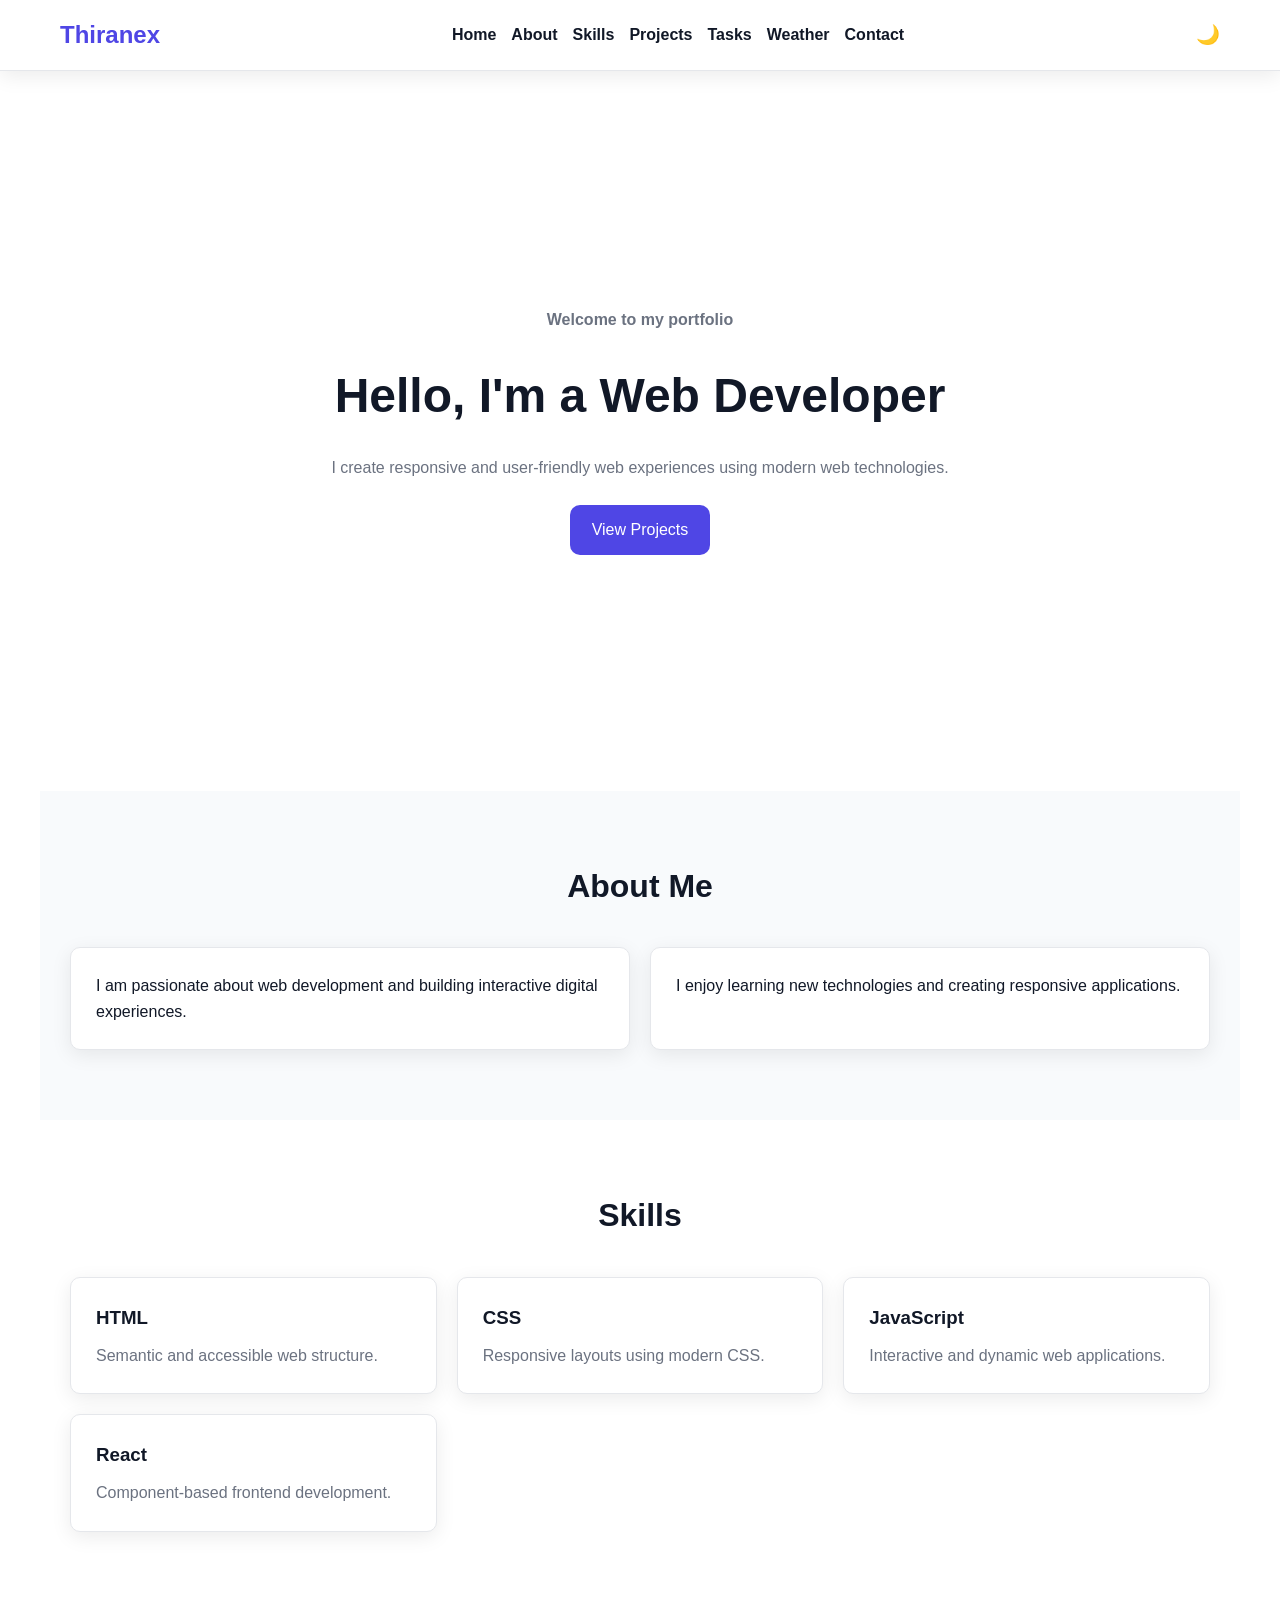
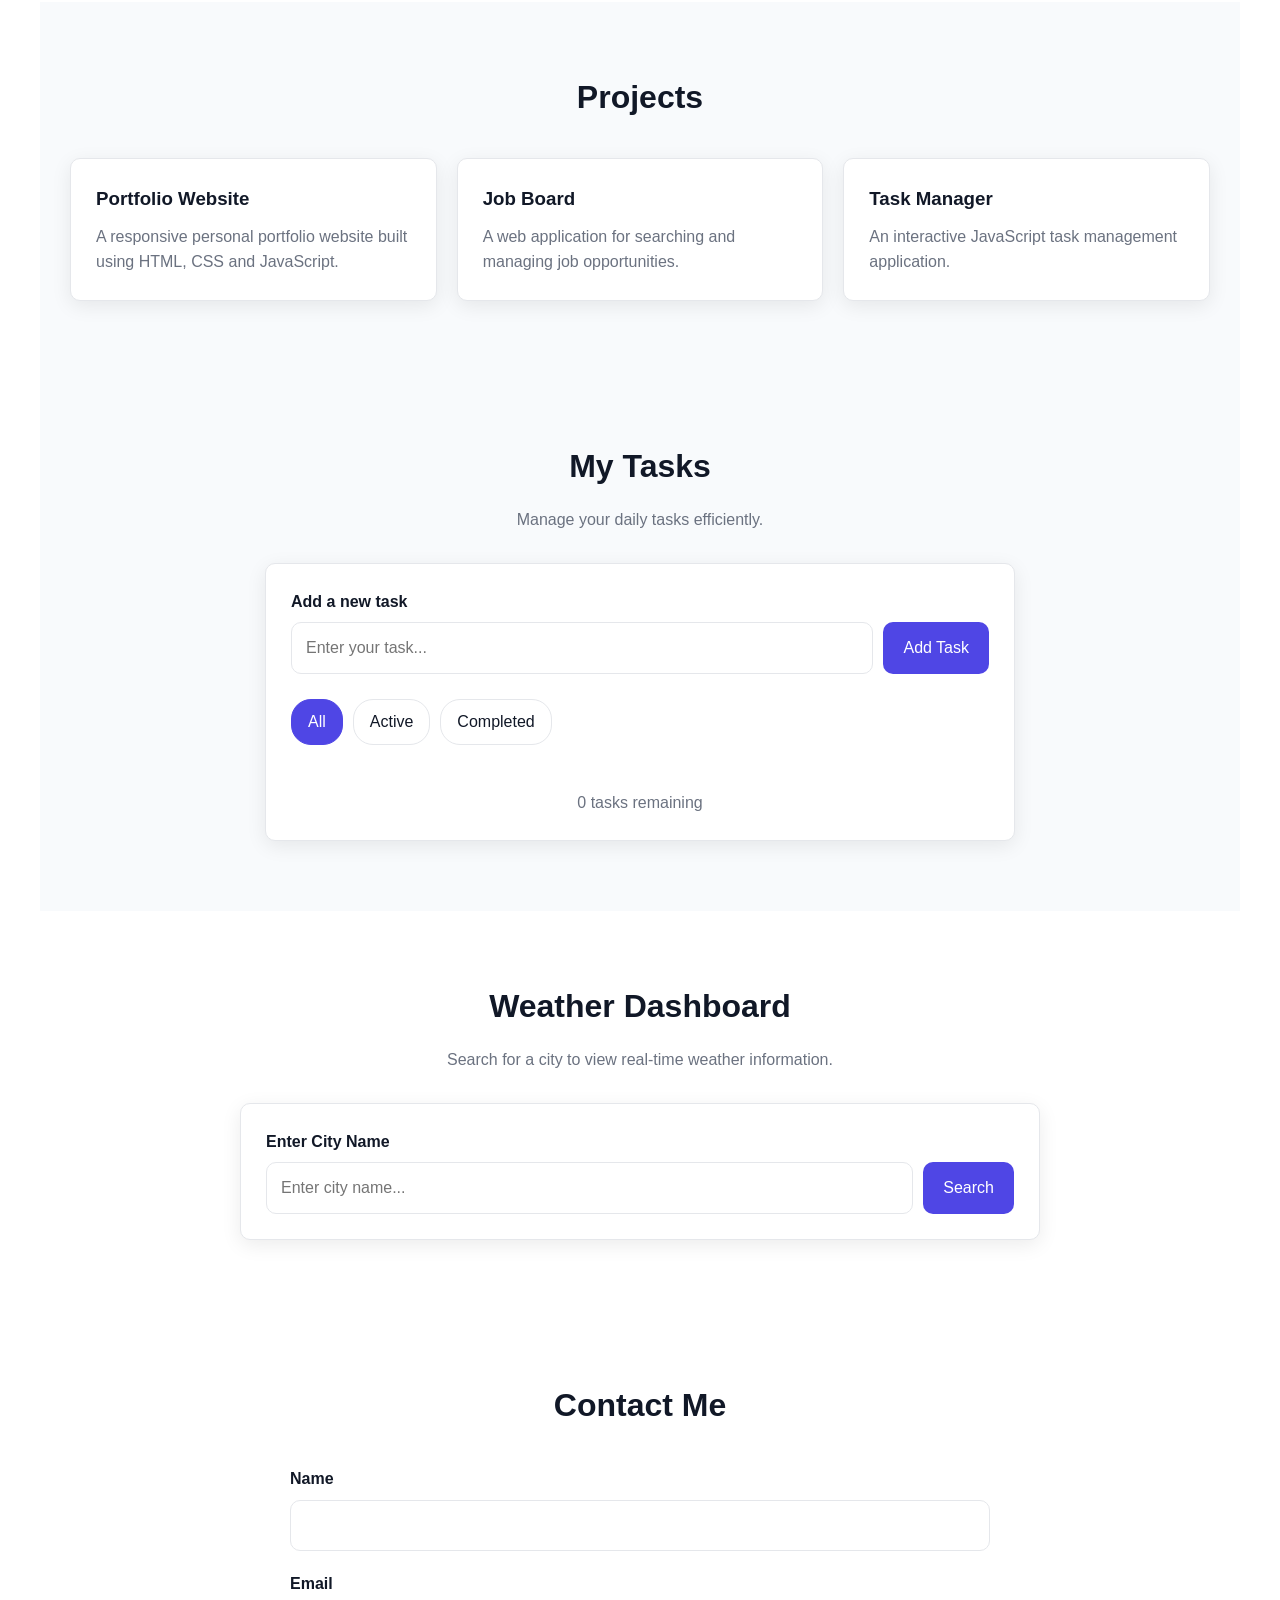
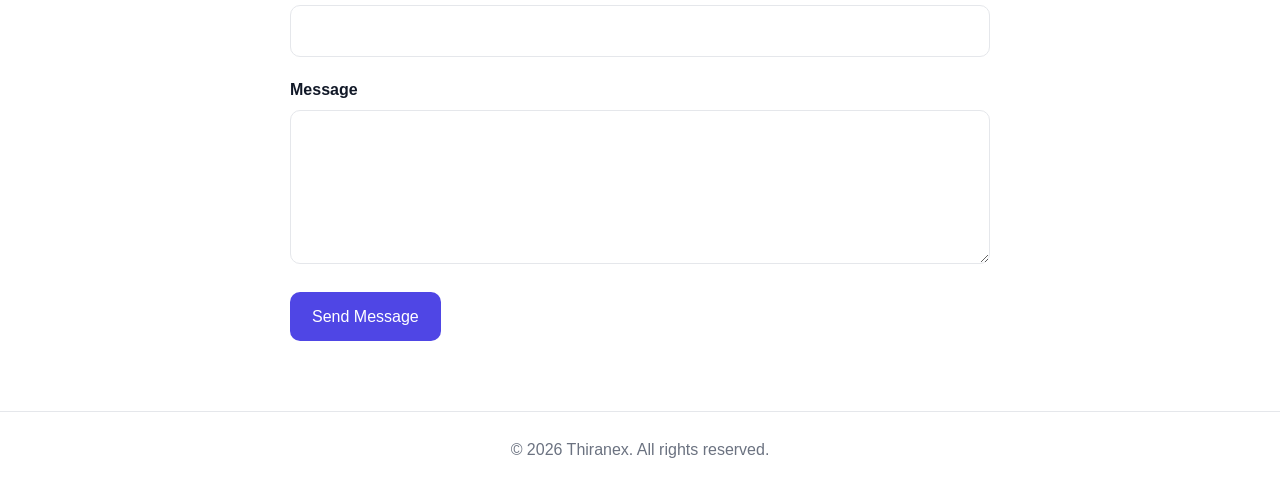
<file: index.html>
<!DOCTYPE html>
<html lang="en">
<head>
  <meta charset="UTF-8">
  <meta name="viewport" content="width=device-width, initial-scale=1.0">

  <meta
    name="description"
    content="Thiranex responsive portfolio with interactive task and weather applications."
  >

  <meta
    name="keywords"
    content="Thiranex, portfolio, web development, JavaScript, weather dashboard"
  >

  <meta name="author" content="Thiranex">

  <title>Thiranex | Portfolio</title>

<link rel="stylesheet" href="css/style.css">
</head>

<body>

  <!-- Header -->
  <header>
    <nav aria-label="Main Navigation">

      <div class="logo">
        Thiranex
      </div>

      <!-- Mobile Menu -->
      <button
        id="menu-toggle"
        aria-label="Open navigation menu"
        aria-expanded="false"
      >
        ☰
      </button>

      <!-- Navigation -->
      <ul id="nav-menu">
        <li><a href="#home">Home</a></li>
        <li><a href="#about">About</a></li>
        <li><a href="#skills">Skills</a></li>
        <li><a href="#projects">Projects</a></li>
        <li><a href="#tasks">Tasks</a></li>
        <li><a href="#weather">Weather</a></li>
        <li><a href="#contact">Contact</a></li>
      </ul>

      <!-- Theme Toggle -->
      <button
        id="theme-toggle"
        aria-label="Toggle dark mode"
      >
        🌙
      </button>

    </nav>
  </header>


  <!-- Main -->
  <main>

    <!-- Hero -->
    <section id="home" class="hero">

      <div class="hero-content">

        <p class="hero-subtitle">
          Welcome to my portfolio
        </p>

        <h1>
          Hello, I'm a Web Developer
        </h1>

        <p>
          I create responsive and user-friendly web experiences
          using modern web technologies.
        </p>

        <a href="#projects" class="btn">
          View Projects
        </a>

      </div>

    </section>


    <!-- About -->
    <section id="about">

      <h2>About Me</h2>

      <div class="about-grid">

        <div>
          <p>
            I am passionate about web development and building
            interactive digital experiences.
          </p>
        </div>

        <div>
          <p>
            I enjoy learning new technologies and creating
            responsive applications.
          </p>
        </div>

      </div>

    </section>


    <!-- Skills -->
    <section id="skills">

      <h2>Skills</h2>

      <div class="skills-grid">

        <div class="skill-card">
          <h3>HTML</h3>
          <p>Semantic and accessible web structure.</p>
        </div>

        <div class="skill-card">
          <h3>CSS</h3>
          <p>Responsive layouts using modern CSS.</p>
        </div>

        <div class="skill-card">
          <h3>JavaScript</h3>
          <p>Interactive and dynamic web applications.</p>
        </div>

        <div class="skill-card">
          <h3>React</h3>
          <p>Component-based frontend development.</p>
        </div>

      </div>

    </section>


    <!-- Projects -->
    <section id="projects">

      <h2>Projects</h2>

      <div class="projects-grid">

        <article class="project-card">
          <h3>Portfolio Website</h3>
          <p>
            A responsive personal portfolio website built
            using HTML, CSS and JavaScript.
          </p>
        </article>

        <article class="project-card">
          <h3>Job Board</h3>
          <p>
            A web application for searching and managing
            job opportunities.
          </p>
        </article>

        <article class="project-card">
          <h3>Task Manager</h3>
          <p>
            An interactive JavaScript task management
            application.
          </p>
        </article>

      </div>

    </section>


    <!-- =========================
         TODO LIST
    ========================== -->

    <section id="tasks">

      <h2>My Tasks</h2>

      <p class="section-description">
        Manage your daily tasks efficiently.
      </p>

      <div class="todo-container">

        <form id="todo-form">

          <label for="todo-input">
            Add a new task
          </label>

          <div class="todo-input-group">

            <input
              type="text"
              id="todo-input"
              placeholder="Enter your task..."
              autocomplete="off"
              required
            >

            <button type="submit" id="add-task">
              Add Task
            </button>

          </div>

        </form>


        <!-- Filters -->
        <div
          class="todo-filters"
          aria-label="Task filters"
        >

          <button
            type="button"
            class="filter-btn active"
            data-filter="all"
          >
            All
          </button>

          <button
            type="button"
            class="filter-btn"
            data-filter="active"
          >
            Active
          </button>

          <button
            type="button"
            class="filter-btn"
            data-filter="completed"
          >
            Completed
          </button>

        </div>


        <!-- Task List -->
        <ul
          id="todo-list"
          class="todo-list"
          aria-live="polite"
        >
        </ul>


        <!-- Task Count -->
        <p
          id="task-count"
          class="task-count"
        >
          0 tasks
        </p>

      </div>

    </section>


    <!-- =========================
         WEATHER DASHBOARD
    ========================== -->

    <section id="weather">

      <h2>Weather Dashboard</h2>

      <p class="section-description">
        Search for a city to view real-time weather information.
      </p>

      <div class="weather-container">

        <!-- Search -->
        <form id="weather-form">

          <label for="city-input">
            Enter City Name
          </label>

          <div class="weather-search">

            <input
              type="text"
              id="city-input"
              placeholder="Enter city name..."
              autocomplete="off"
              required
            >

            <button
              type="submit"
              id="weather-search-btn"
            >
              Search
            </button>

          </div>

        </form>


        <!-- Loading Message -->
        <p
          id="weather-loading"
          class="weather-loading"
          hidden
        >
          Loading weather data...
        </p>


        <!-- Error Message -->
        <p
          id="weather-error"
          class="weather-error"
          role="alert"
          hidden
        >
        </p>


        <!-- Weather Result -->
        <div
          id="weather-result"
          class="weather-result"
          hidden
        >

          <div class="weather-header">

            <h3 id="weather-city">
              City
            </h3>

            <p id="weather-description">
              Weather
            </p>

          </div>


          <div class="weather-main">

            <p
              id="weather-temperature"
              class="weather-temperature"
            >
              --°C
            </p>

          </div>


          <div class="weather-details">

            <div class="weather-card">

              <span class="weather-icon">
                💧
              </span>

              <h4>Humidity</h4>

              <p id="weather-humidity">
                --%
              </p>

            </div>


            <div class="weather-card">

              <span class="weather-icon">
                💨
              </span>

              <h4>Wind Speed</h4>

              <p id="weather-wind">
                -- km/h
              </p>

            </div>


            <div class="weather-card">

              <span class="weather-icon">
                🌡️
              </span>

              <h4>Temperature</h4>

              <p id="weather-temp-detail">
                --°C
              </p>

            </div>

          </div>

        </div>

      </div>

    </section>


    <!-- Contact -->
    <section id="contact">

      <h2>Contact Me</h2>

      <form id="contact-form">

        <div class="form-group">

          <label for="name">
            Name
          </label>

          <input
            type="text"
            id="name"
            name="name"
            required
          >

        </div>


        <div class="form-group">

          <label for="email">
            Email
          </label>

          <input
            type="email"
            id="email"
            name="email"
            required
          >

        </div>


        <div class="form-group">

          <label for="message">
            Message
          </label>

          <textarea
            id="message"
            name="message"
            rows="5"
            required
          ></textarea>

        </div>


        <button
          type="submit"
          class="btn"
        >
          Send Message
        </button>

      </form>

    </section>

  </main>


  <!-- Footer -->
  <footer>

    <p>
      &copy; 2026 Thiranex. All rights reserved.
    </p>

  </footer>


  <!-- JavaScript -->
<script src="js/script.js" defer></script>

</body>
</html>
</file>
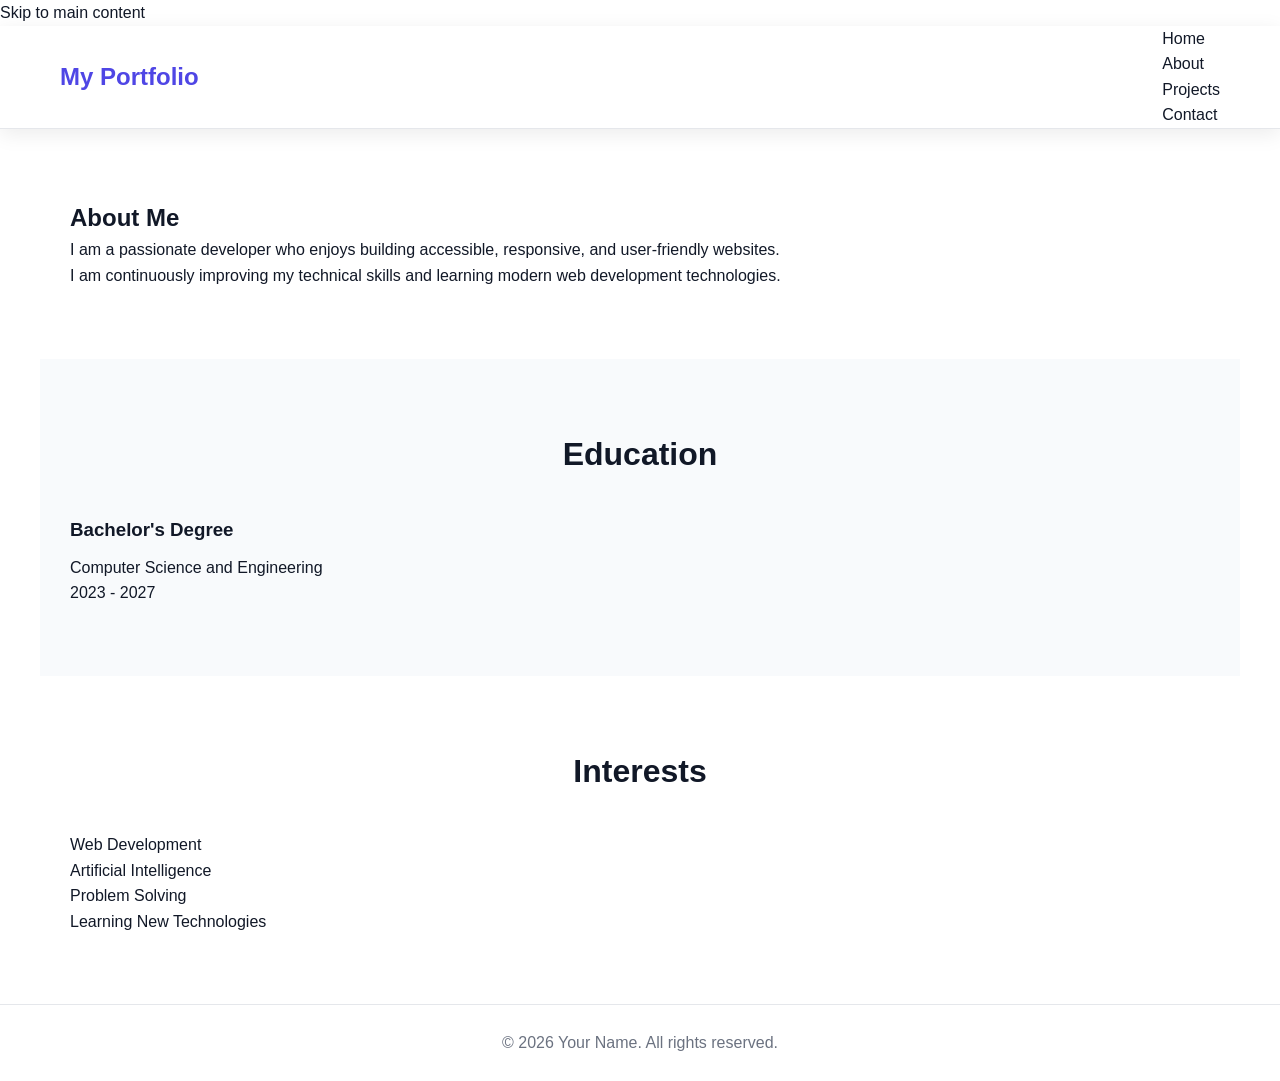
<file: about.html>
<!DOCTYPE html>
<html lang="en">
<head>
    <meta charset="UTF-8">

    <meta name="viewport" content="width=device-width, initial-scale=1.0">

    <meta name="description"
          content="Learn more about my background, skills, education, and interests.">

    <meta name="author" content="Your Name">

    <title>About Me | My Portfolio</title>

    <link rel="stylesheet" href="style.css">
</head>

<body>

    <a class="skip-link" href="#main-content">
        Skip to main content
    </a>

    <header>
        <nav aria-label="Main navigation">

            <a href="index.html" class="logo">
                My Portfolio
            </a>

            <ul>
                <li>
                    <a href="index.html">Home</a>
                </li>

                <li>
                    <a href="about.html" aria-current="page">About</a>
                </li>

                <li>
                    <a href="projects.html">Projects</a>
                </li>

                <li>
                    <a href="contact.html">Contact</a>
                </li>
            </ul>

        </nav>
    </header>

    <main id="main-content">

        <section aria-labelledby="about-title">

            <h1 id="about-title">About Me</h1>

            <p>
                I am a passionate developer who enjoys building
                accessible, responsive, and user-friendly websites.
            </p>

            <p>
                I am continuously improving my technical skills and
                learning modern web development technologies.
            </p>

        </section>

        <section aria-labelledby="education-title">

            <h2 id="education-title">Education</h2>

            <article>
                <h3>Bachelor's Degree</h3>

                <p>
                    Computer Science and Engineering
                </p>

                <p>
                    2023 - 2027
                </p>
            </article>

        </section>

        <section aria-labelledby="interests-title">

            <h2 id="interests-title">Interests</h2>

            <ul>
                <li>Web Development</li>
                <li>Artificial Intelligence</li>
                <li>Problem Solving</li>
                <li>Learning New Technologies</li>
            </ul>

        </section>

    </main>

    <footer>
        <p>
            &copy; 2026 Your Name. All rights reserved.
        </p>
    </footer>

</body>
</html>
</file>
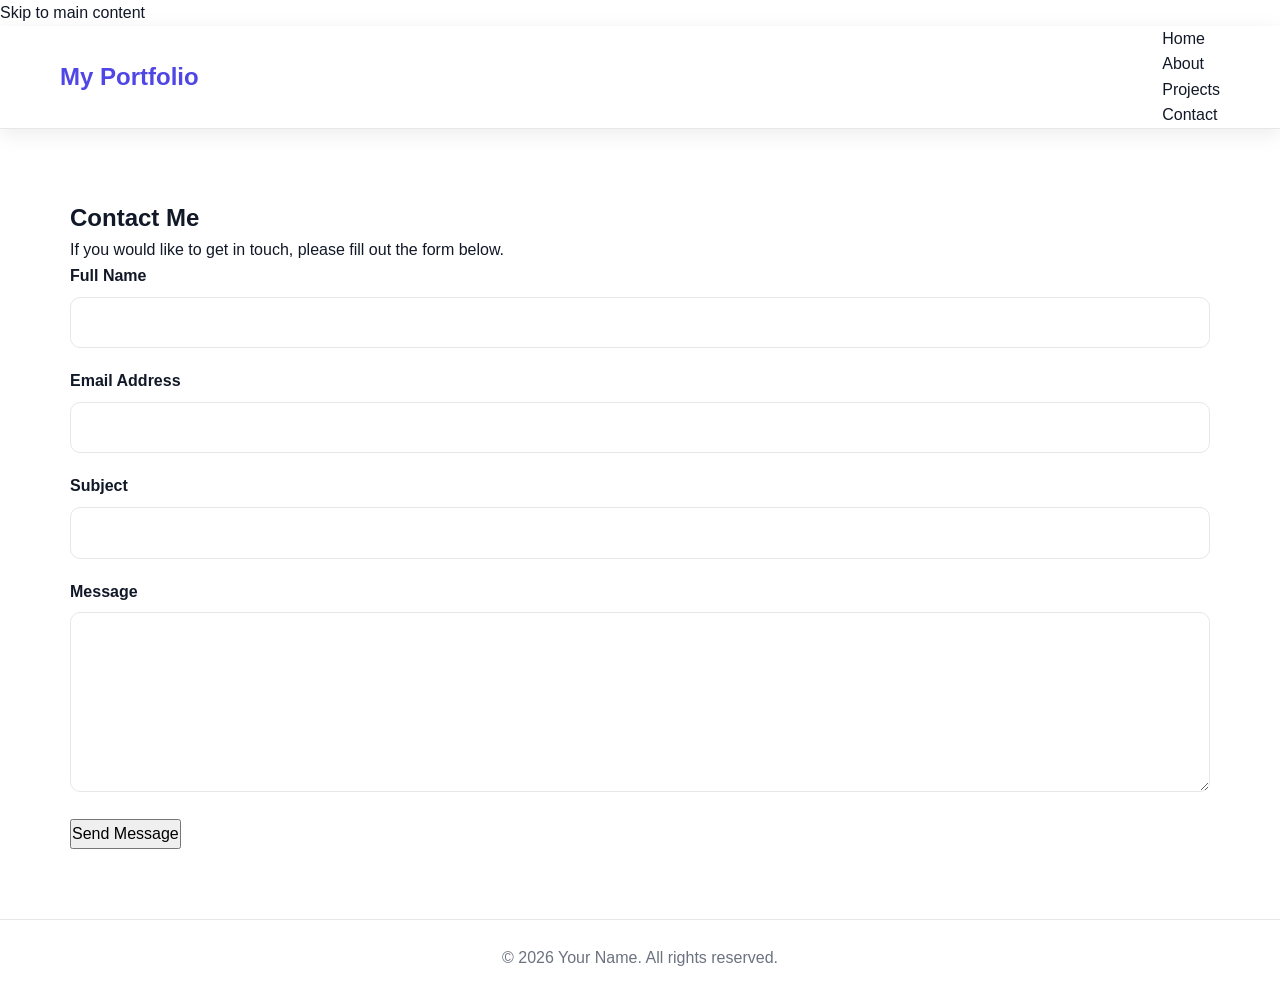
<file: contact.html>
<!DOCTYPE html>
<html lang="en">
<head>
    <meta charset="UTF-8">

    <meta name="viewport" content="width=device-width, initial-scale=1.0">

    <meta name="description"
          content="Contact me through the accessible portfolio contact form.">

    <meta name="author" content="Your Name">

    <title>Contact Me | My Portfolio</title>

    <link rel="stylesheet" href="style.css">
</head>

<body>

    <a class="skip-link" href="#main-content">
        Skip to main content
    </a>

    <header>
        <nav aria-label="Main navigation">

            <a href="index.html" class="logo">
                My Portfolio
            </a>

            <ul>
                <li>
                    <a href="index.html">Home</a>
                </li>

                <li>
                    <a href="about.html">About</a>
                </li>

                <li>
                    <a href="projects.html">Projects</a>
                </li>

                <li>
                    <a href="contact.html" aria-current="page">
                        Contact
                    </a>
                </li>
            </ul>

        </nav>
    </header>

    <main id="main-content">

        <section aria-labelledby="contact-title">

            <h1 id="contact-title">Contact Me</h1>

            <p>
                If you would like to get in touch, please fill out
                the form below.
            </p>

            <form action="#" method="post" aria-labelledby="contact-title">

                <div class="form-group">

                    <label for="name">
                        Full Name
                    </label>

                    <input
                        type="text"
                        id="name"
                        name="name"
                        autocomplete="name"
                        required
                        aria-required="true"
                    >

                </div>

                <div class="form-group">

                    <label for="email">
                        Email Address
                    </label>

                    <input
                        type="email"
                        id="email"
                        name="email"
                        autocomplete="email"
                        required
                        aria-required="true"
                    >

                </div>

                <div class="form-group">

                    <label for="subject">
                        Subject
                    </label>

                    <input
                        type="text"
                        id="subject"
                        name="subject"
                        required
                    >

                </div>

                <div class="form-group">

                    <label for="message">
                        Message
                    </label>

                    <textarea
                        id="message"
                        name="message"
                        rows="6"
                        required
                    ></textarea>

                </div>

                <button type="submit">
                    Send Message
                </button>

            </form>

        </section>

    </main>

    <footer>
        <p>
            &copy; 2026 Your Name. All rights reserved.
        </p>
    </footer>

</body>
</html>
</file>
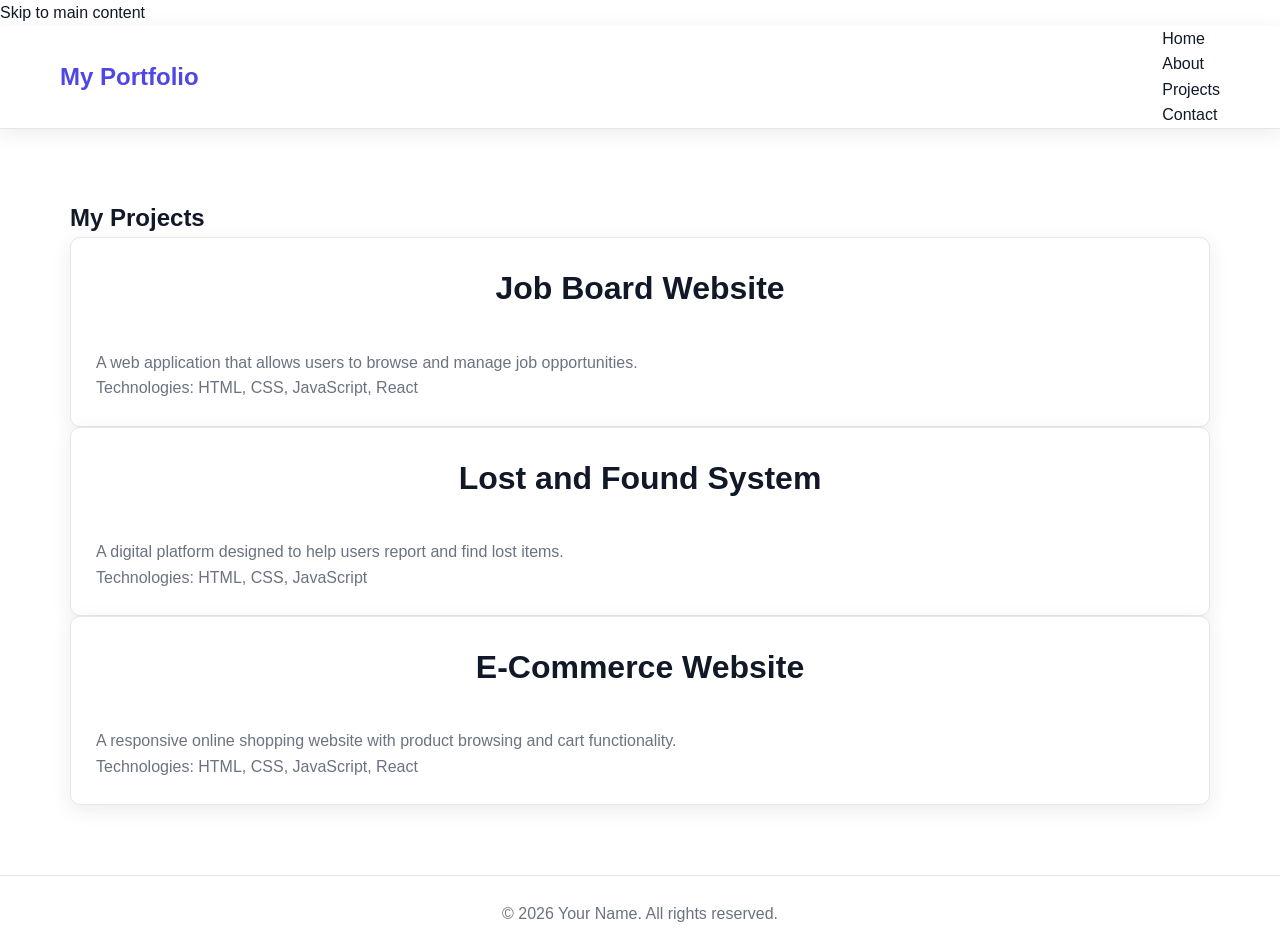
<file: projects.html>
<!DOCTYPE html>
<html lang="en">
<head>
    <meta charset="UTF-8">

    <meta name="viewport" content="width=device-width, initial-scale=1.0">

    <meta name="description"
          content="Explore my web development and software projects.">

    <meta name="author" content="Your Name">

    <title>Projects | My Portfolio</title>

    <link rel="stylesheet" href="style.css">
</head>

<body>

    <a class="skip-link" href="#main-content">
        Skip to main content
    </a>

    <header>
        <nav aria-label="Main navigation">

            <a href="index.html" class="logo">
                My Portfolio
            </a>

            <ul>
                <li>
                    <a href="index.html">Home</a>
                </li>

                <li>
                    <a href="about.html">About</a>
                </li>

                <li>
                    <a href="projects.html" aria-current="page">
                        Projects
                    </a>
                </li>

                <li>
                    <a href="contact.html">Contact</a>
                </li>
            </ul>

        </nav>
    </header>

    <main id="main-content">

        <section aria-labelledby="projects-title">

            <h1 id="projects-title">My Projects</h1>

            <div class="project-container">

                <article class="project-card">

                    <h2>Job Board Website</h2>

                    <p>
                        A web application that allows users to browse
                        and manage job opportunities.
                    </p>

                    <p>
                        Technologies: HTML, CSS, JavaScript, React
                    </p>

                </article>

                <article class="project-card">

                    <h2>Lost and Found System</h2>

                    <p>
                        A digital platform designed to help users
                        report and find lost items.
                    </p>

                    <p>
                        Technologies: HTML, CSS, JavaScript
                    </p>

                </article>

                <article class="project-card">

                    <h2>E-Commerce Website</h2>

                    <p>
                        A responsive online shopping website with
                        product browsing and cart functionality.
                    </p>

                    <p>
                        Technologies: HTML, CSS, JavaScript, React
                    </p>

                </article>

            </div>

        </section>

    </main>

    <footer>
        <p>
            &copy; 2026 Your Name. All rights reserved.
        </p>
    </footer>

</body>
</html>
</file>
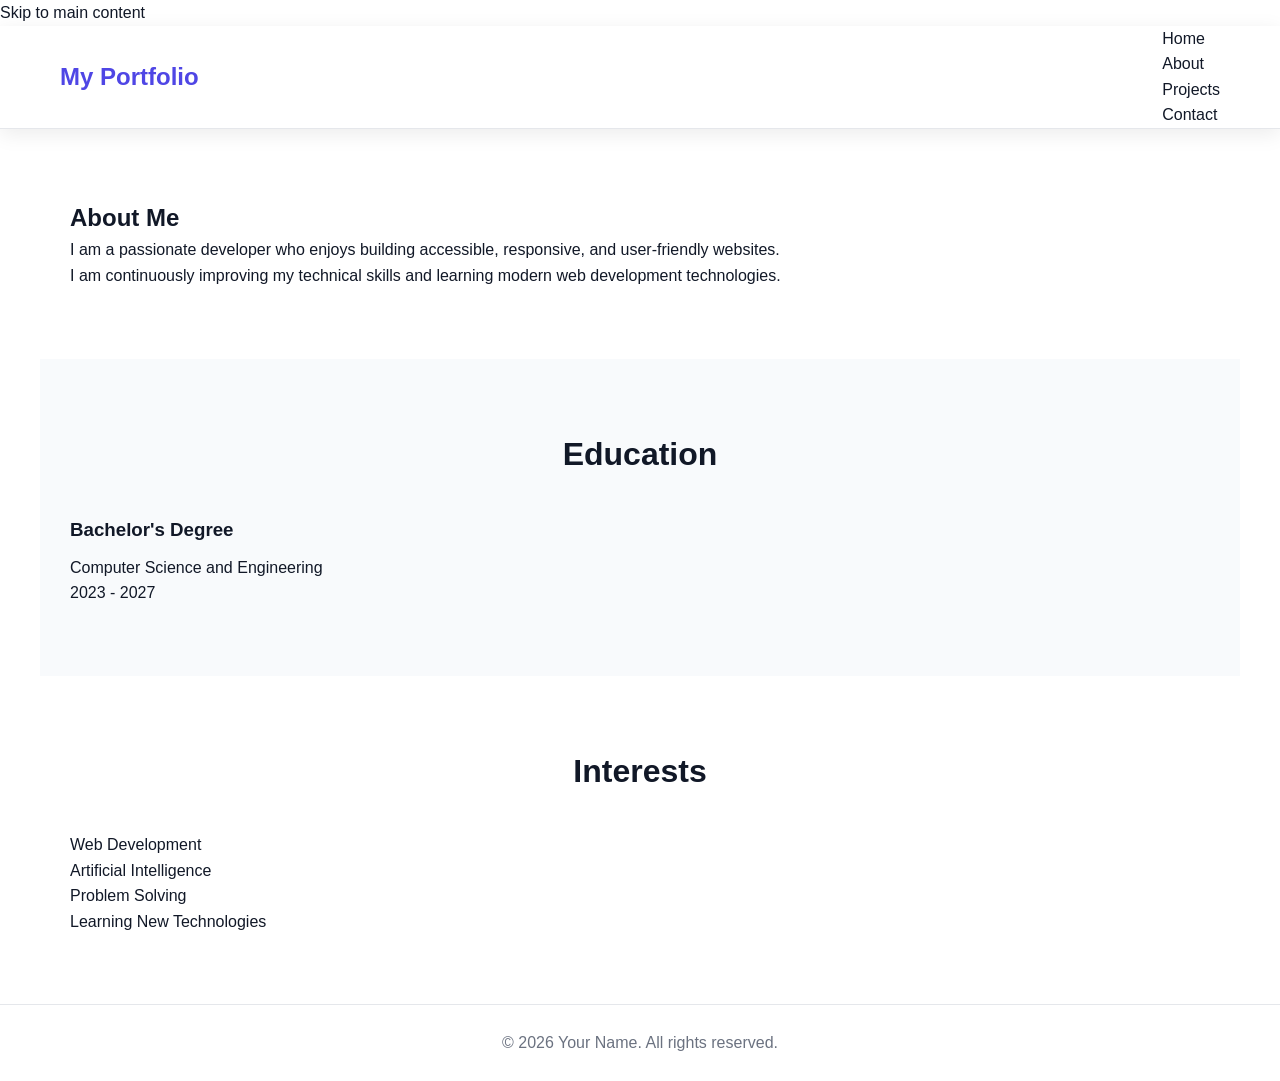
<file: pages/about.html>
<!DOCTYPE html>
<html lang="en">
<head>
    <meta charset="UTF-8">

    <meta name="viewport" content="width=device-width, initial-scale=1.0">

    <meta name="description"
          content="Learn more about my background, skills, education, and interests.">

    <meta name="author" content="Your Name">

    <title>About Me | My Portfolio</title>

<link rel="stylesheet" href="../css/style.css">
</head>

<body>

    <a class="skip-link" href="#main-content">
        Skip to main content
    </a>

    <header>
        <nav aria-label="Main navigation">

            <a href="index.html" class="logo">
                My Portfolio
            </a>

            <ul>
                <li>
                    <a href="../index.html">Home</a>
                </li>

                <li>
                    <a href="about.html" aria-current="page">About</a>
                </li>

                <li>
                    <a href="projects.html">Projects</a>
                </li>

                <li>
                    <a href="contact.html">Contact</a>
                </li>
            </ul>

        </nav>
    </header>

    <main id="main-content">

        <section aria-labelledby="about-title">

            <h1 id="about-title">About Me</h1>

            <p>
                I am a passionate developer who enjoys building
                accessible, responsive, and user-friendly websites.
            </p>

            <p>
                I am continuously improving my technical skills and
                learning modern web development technologies.
            </p>

        </section>

        <section aria-labelledby="education-title">

            <h2 id="education-title">Education</h2>

            <article>
                <h3>Bachelor's Degree</h3>

                <p>
                    Computer Science and Engineering
                </p>

                <p>
                    2023 - 2027
                </p>
            </article>

        </section>

        <section aria-labelledby="interests-title">

            <h2 id="interests-title">Interests</h2>

            <ul>
                <li>Web Development</li>
                <li>Artificial Intelligence</li>
                <li>Problem Solving</li>
                <li>Learning New Technologies</li>
            </ul>

        </section>

    </main>

    <footer>
        <p>
            &copy; 2026 Your Name. All rights reserved.
        </p>
    </footer>

</body>
</html>
</file>
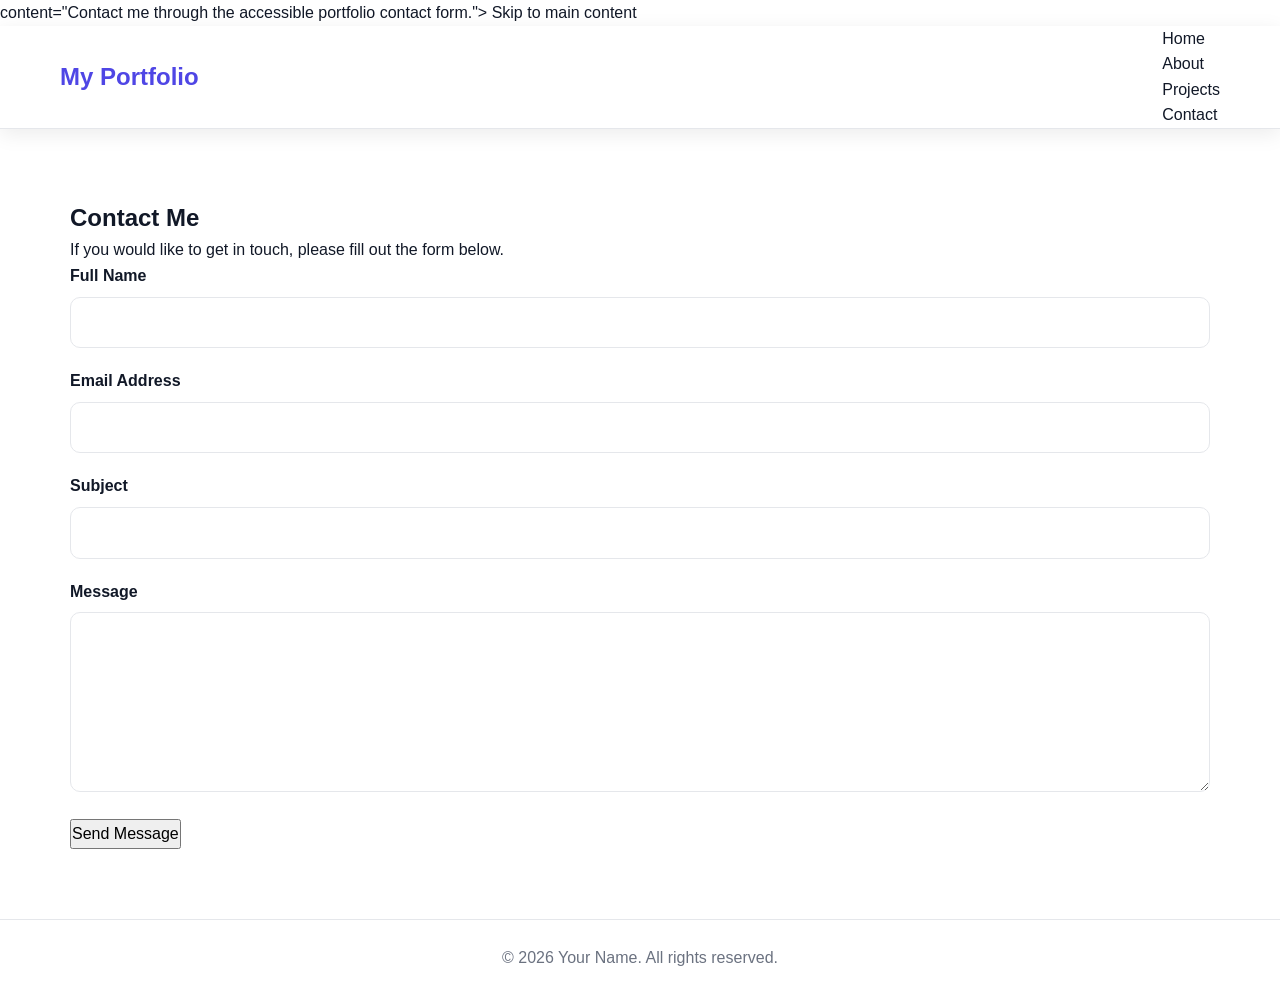
<file: pages/contact.html>
<!DOCTYPE html>
<html lang="en">
<head>
    <meta charset="UTF-8">
<meta name="viewport" content="width=device-width, initial-scale=1.0">
<meta name="theme-color" content="#ffffff">
          content="Contact me through the accessible portfolio contact form.">

    <meta name="author" content="Your Name">

    <title>Contact Me | My Portfolio</title>

  <link rel="stylesheet" href="../css/style.css">
</head>

<body>

    <a class="skip-link" href="#main-content">
        Skip to main content
    </a>

    <header>
        <nav aria-label="Main navigation">

            <a href="index.html" class="logo">
                My Portfolio
            </a>

            <ul>
                <li>
                    <a href="../index.html">Home</a>
                </li>

                <li>
                    <a href="about.html">About</a>
                </li>

                <li>
                    <a href="projects.html">Projects</a>
                </li>

                <li>
                    <a href="contact.html" aria-current="page">
                        Contact
                    </a>
                </li>
            </ul>

        </nav>
    </header>

    <main id="main-content">

        <section aria-labelledby="contact-title">

            <h1 id="contact-title">Contact Me</h1>

            <p>
                If you would like to get in touch, please fill out
                the form below.
            </p>

            <form action="#" method="post" aria-labelledby="contact-title">

                <div class="form-group">

                    <label for="name">
                        Full Name
                    </label>

                    <input
                        type="text"
                        id="name"
                        name="name"
                        autocomplete="name"
                        required
                        aria-required="true"
                    >

                </div>

                <div class="form-group">

                    <label for="email">
                        Email Address
                    </label>

                    <input
                        type="email"
                        id="email"
                        name="email"
                        autocomplete="email"
                        required
                        aria-required="true"
                    >

                </div>

                <div class="form-group">

                    <label for="subject">
                        Subject
                    </label>

                    <input
                        type="text"
                        id="subject"
                        name="subject"
                        required
                    >

                </div>

                <div class="form-group">

                    <label for="message">
                        Message
                    </label>

                    <textarea
                        id="message"
                        name="message"
                        rows="6"
                        required
                    ></textarea>

                </div>

                <button type="submit">
                    Send Message
                </button>

            </form>

        </section>

    </main>

    <footer>
        <p>
            &copy; 2026 Your Name. All rights reserved.
        </p>
    </footer>

</body>
</html>
</file>
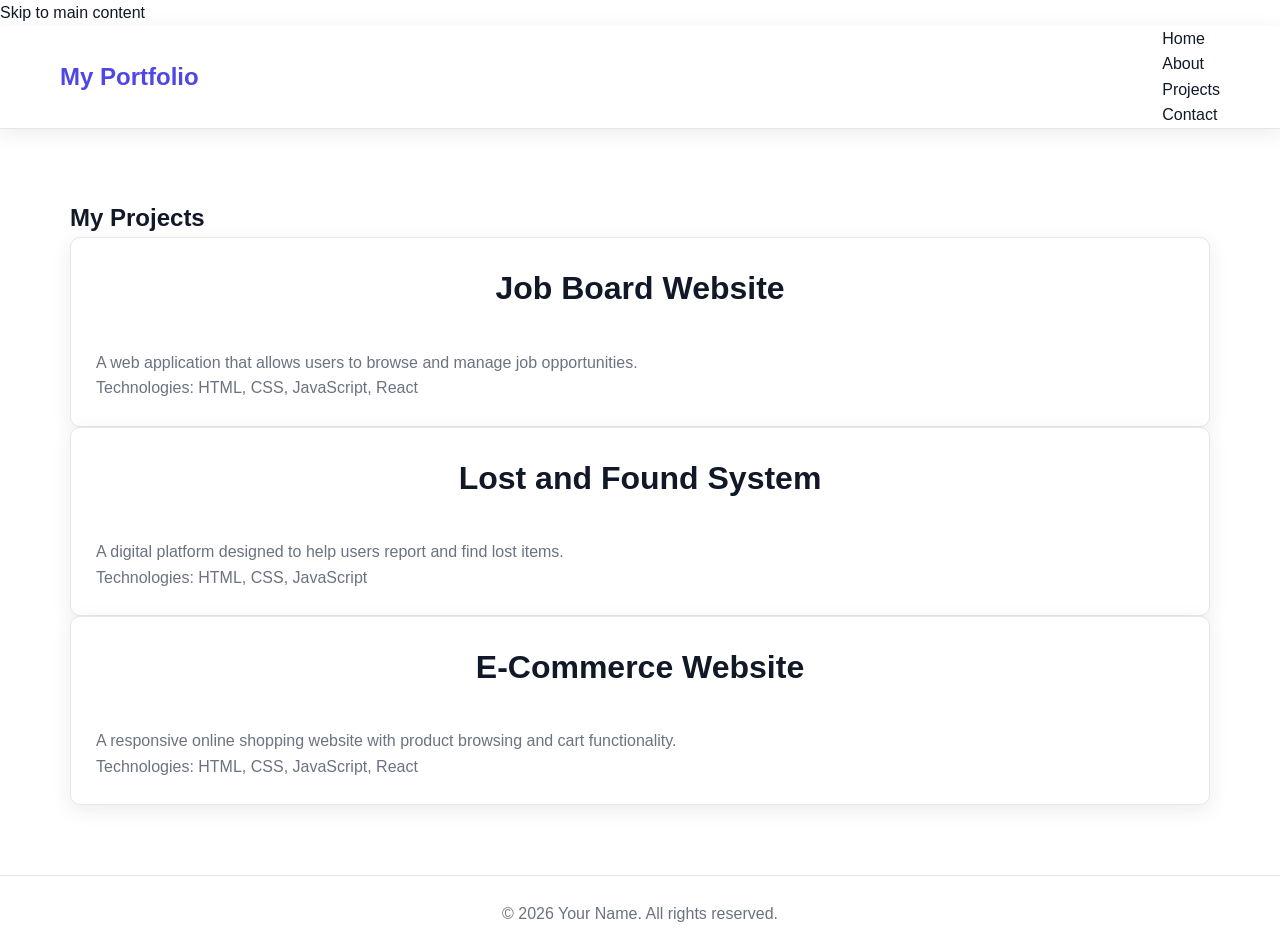
<file: pages/projects.html>
<!DOCTYPE html>
<html lang="en">
<head>
    <meta charset="UTF-8">

    <meta name="viewport" content="width=device-width, initial-scale=1.0">

    <meta name="description"
          content="Explore my web development and software projects.">

    <meta name="author" content="Your Name">

    <title>Projects | My Portfolio</title>

    <link rel="stylesheet" href="../css/style.css">
</head>

<body>

    <a class="skip-link" href="#main-content">
        Skip to main content
    </a>

    <header>
        <nav aria-label="Main navigation">

            <a href="index.html" class="logo">
                My Portfolio
            </a>

            <ul>
                <li>
                   <a href="../index.html">Home</a>
                </li>

                <li>
                    <a href="about.html">About</a>
                </li>

                <li>
                    <a href="projects.html" aria-current="page">
                        Projects
                    </a>
                </li>

                <li>
                    <a href="contact.html">Contact</a>
                </li>
            </ul>

        </nav>
    </header>

    <main id="main-content">

        <section aria-labelledby="projects-title">

            <h1 id="projects-title">My Projects</h1>

            <div class="project-container">

                <article class="project-card">

                    <h2>Job Board Website</h2>

                    <p>
                        A web application that allows users to browse
                        and manage job opportunities.
                    </p>

                    <p>
                        Technologies: HTML, CSS, JavaScript, React
                    </p>

                </article>

                <article class="project-card">

                    <h2>Lost and Found System</h2>

                    <p>
                        A digital platform designed to help users
                        report and find lost items.
                    </p>

                    <p>
                        Technologies: HTML, CSS, JavaScript
                    </p>

                </article>

                <article class="project-card">

                    <h2>E-Commerce Website</h2>

                    <p>
                        A responsive online shopping website with
                        product browsing and cart functionality.
                    </p>

                    <p>
                        Technologies: HTML, CSS, JavaScript, React
                    </p>

                </article>

            </div>

        </section>

    </main>

    <footer>
        <p>
            &copy; 2026 Your Name. All rights reserved.
        </p>
    </footer>

</body>
</html>
</file>
<file: css/style.css>
/* =========================
   CSS VARIABLES
========================= */

:root {
  --bg-color: #ffffff;
  --section-bg: #f8fafc;
  --card-bg: #ffffff;
  --text-color: #111827;
  --secondary-text: #6b7280;
  --primary-color: #4f46e5;
  --primary-hover: #4338ca;
  --border-color: #e5e7eb;
  --shadow: 0 5px 20px rgba(0, 0, 0, 0.08);
  --radius: 10px;
  --transition: 0.3s ease;
}

/* =========================
   DARK MODE
========================= */

body.dark-mode {
  --bg-color: #111827;
  --section-bg: #1f2937;
  --card-bg: #273449;
  --text-color: #ffffff;
  --secondary-text: #d1d5db;
  --primary-color: #818cf8;
  --primary-hover: #a5b4fc;
  --border-color: #374151;
  --shadow: 0 5px 20px rgba(0, 0, 0, 0.3);
}

/* =========================
   RESET
========================= */

* {
  margin: 0;
  padding: 0;
  box-sizing: border-box;
}

html {
  scroll-behavior: smooth;
}

body {
  font-family: Arial, Helvetica, sans-serif;
  background-color: var(--bg-color);
  color: var(--text-color);
  line-height: 1.6;

  transition:
    background-color var(--transition),
    color var(--transition);
}

a {
  text-decoration: none;
  color: inherit;
}

ul {
  list-style: none;
}

button,
input,
textarea {
  font: inherit;
}

/* =========================
   HEADER
========================= */

header {
  position: sticky;
  top: 0;
  z-index: 1000;

  background-color: var(--card-bg);
  border-bottom: 1px solid var(--border-color);

  box-shadow: var(--shadow);
}

nav {
  max-width: 1200px;
  margin: auto;
  min-height: 70px;
  padding: 0 20px;

  display: flex;
  align-items: center;
  justify-content: space-between;

  gap: 20px;
}

.logo {
  font-size: 1.5rem;
  font-weight: bold;
  color: var(--primary-color);
}

/* =========================
   NAVIGATION
========================= */

#nav-menu {
  display: none;

  flex-direction: column;
  gap: 15px;

  width: 100%;

  position: absolute;
  top: 70px;
  left: 0;

  padding: 20px;

  background-color: var(--card-bg);
  border-bottom: 1px solid var(--border-color);
}

#nav-menu.active {
  display: flex;
}

#nav-menu a {
  font-weight: 600;

  transition:
    color var(--transition);
}

#nav-menu a:hover {
  color: var(--primary-color);
}

/* =========================
   MENU + THEME
========================= */

#menu-toggle,
#theme-toggle {
  border: none;
  background: transparent;

  cursor: pointer;

  color: var(--text-color);
}

#menu-toggle {
  font-size: 1.5rem;
}

#theme-toggle {
  font-size: 1.2rem;
}

/* =========================
   GENERAL SECTIONS
========================= */

section {
  max-width: 1200px;
  margin: auto;

  padding: 70px 20px;
}

section:nth-child(even) {
  background-color: var(--section-bg);
}

h2 {
  text-align: center;

  font-size: 2rem;

  margin-bottom: 35px;
}

h3 {
  margin-bottom: 10px;
}

/* =========================
   HERO
========================= */

.hero {
  min-height: 80vh;

  display: grid;
  place-items: center;

  text-align: center;
}

.hero-content {
  max-width: 700px;
}

.hero-subtitle {
  color: var(--primary-color);
  font-weight: bold;

  margin-bottom: 10px;
}

.hero h1 {
  font-size: 2.2rem;

  margin-bottom: 20px;
}

.hero p {
  color: var(--secondary-text);

  margin-bottom: 25px;
}

/* =========================
   BUTTON
========================= */

.btn {
  display: inline-block;

  padding: 12px 22px;

  border: none;
  border-radius: var(--radius);

  background-color: var(--primary-color);
  color: white;

  cursor: pointer;

  transition:
    background-color var(--transition);
}

.btn:hover {
  background-color: var(--primary-hover);
}

/* =========================
   ABOUT
========================= */

.about-grid {
  display: grid;

  grid-template-columns: 1fr;

  gap: 20px;
}

.about-grid > div {
  padding: 25px;

  background-color: var(--card-bg);

  border: 1px solid var(--border-color);
  border-radius: var(--radius);

  box-shadow: var(--shadow);
}

/* =========================
   SKILLS
========================= */

.skills-grid {
  display: grid;

  grid-template-columns: 1fr;

  gap: 20px;
}

.skill-card {
  padding: 25px;

  background-color: var(--card-bg);

  border: 1px solid var(--border-color);
  border-radius: var(--radius);

  box-shadow: var(--shadow);
}

.skill-card p {
  color: var(--secondary-text);
}

/* =========================
   PROJECTS
========================= */

.projects-grid {
  display: grid;

  grid-template-columns: 1fr;

  gap: 20px;
}

.project-card {
  padding: 25px;

  background-color: var(--card-bg);

  border: 1px solid var(--border-color);
  border-radius: var(--radius);

  box-shadow: var(--shadow);
}

.project-card p {
  color: var(--secondary-text);
}

/* =========================
   TODO LIST
========================= */

#tasks {
  background-color: var(--section-bg);
}

.section-description {
  text-align: center;

  color: var(--secondary-text);

  margin-top: -20px;
  margin-bottom: 30px;
}

.todo-container {
  max-width: 750px;
  margin: auto;

  padding: 25px;

  background-color: var(--card-bg);

  border: 1px solid var(--border-color);
  border-radius: var(--radius);

  box-shadow: var(--shadow);
}

#todo-form label {
  display: block;

  margin-bottom: 8px;

  font-weight: 600;
}

.todo-input-group {
  display: flex;

  flex-direction: column;

  gap: 10px;
}

#todo-input {
  width: 100%;

  padding: 12px 14px;

  border: 1px solid var(--border-color);
  border-radius: var(--radius);

  background-color: var(--bg-color);
  color: var(--text-color);

  outline: none;
}

#todo-input:focus {
  border-color: var(--primary-color);
}

#add-task {
  padding: 12px 20px;

  border: none;
  border-radius: var(--radius);

  background-color: var(--primary-color);
  color: white;

  cursor: pointer;
}

.todo-filters {
  display: flex;

  flex-wrap: wrap;

  gap: 10px;

  margin: 25px 0;
}

.filter-btn {
  padding: 9px 16px;

  border: 1px solid var(--border-color);
  border-radius: 20px;

  background-color: transparent;
  color: var(--text-color);

  cursor: pointer;
}

.filter-btn:hover,
.filter-btn.active {
  background-color: var(--primary-color);
  color: white;

  border-color: var(--primary-color);
}

.todo-list {
  display: flex;

  flex-direction: column;

  gap: 12px;
}

.todo-item {
  display: flex;

  align-items: center;

  gap: 12px;

  padding: 15px;

  border: 1px solid var(--border-color);
  border-radius: var(--radius);

  background-color: var(--bg-color);
}

.todo-item.completed .todo-text {
  text-decoration: line-through;

  opacity: 0.6;
}

.todo-checkbox {
  width: 18px;
  height: 18px;

  cursor: pointer;
}

.todo-text {
  flex: 1;

  word-break: break-word;
}

.todo-actions {
  display: flex;

  gap: 8px;
}

.todo-actions button {
  padding: 7px 10px;

  border: 1px solid var(--border-color);
  border-radius: 6px;

  background-color: transparent;
  color: var(--text-color);

  cursor: pointer;
}

.edit-btn {
  color: var(--primary-color);
}

.delete-btn {
  color: #dc2626;
}

.task-count {
  margin-top: 20px;

  color: var(--secondary-text);

  text-align: center;
}

/* =========================
   WEATHER DASHBOARD
========================= */

#weather {
  background-color: var(--bg-color);
}

.weather-container {
  max-width: 800px;
  margin: auto;

  padding: 25px;

  background-color: var(--card-bg);

  border: 1px solid var(--border-color);
  border-radius: var(--radius);

  box-shadow: var(--shadow);
}

/* Weather Search */

#weather-form label {
  display: block;

  margin-bottom: 8px;

  font-weight: 600;
}

.weather-search {
  display: flex;

  flex-direction: column;

  gap: 10px;
}

#city-input {
  width: 100%;

  padding: 12px 14px;

  border: 1px solid var(--border-color);
  border-radius: var(--radius);

  background-color: var(--bg-color);
  color: var(--text-color);

  outline: none;
}

#city-input:focus {
  border-color: var(--primary-color);

  box-shadow:
    0 0 0 3px rgba(79, 70, 229, 0.15);
}

#weather-search-btn {
  padding: 12px 20px;

  border: none;
  border-radius: var(--radius);

  background-color: var(--primary-color);
  color: white;

  cursor: pointer;

  transition:
    background-color var(--transition);
}

#weather-search-btn:hover {
  background-color: var(--primary-hover);
}

/* Loading */

.weather-loading {
  margin-top: 25px;

  text-align: center;

  color: var(--secondary-text);
}

/* Error */

.weather-error {
  margin-top: 20px;

  padding: 12px;

  border-radius: var(--radius);

  background-color: #fee2e2;
  color: #b91c1c;

  text-align: center;
}

/* Weather Result */

.weather-result {
  margin-top: 30px;

  padding: 25px;

  border: 1px solid var(--border-color);
  border-radius: var(--radius);

  background-color: var(--section-bg);
}

.weather-header {
  text-align: center;

  margin-bottom: 20px;
}

.weather-header h3 {
  font-size: 1.6rem;

  color: var(--primary-color);
}

.weather-header p {
  color: var(--secondary-text);
}

.weather-main {
  text-align: center;

  margin-bottom: 30px;
}

.weather-temperature {
  font-size: 3rem;

  font-weight: bold;

  color: var(--text-color);
}

/* Weather Details */

.weather-details {
  display: grid;

  grid-template-columns: 1fr;

  gap: 15px;
}

.weather-card {
  padding: 20px;

  text-align: center;

  background-color: var(--card-bg);

  border: 1px solid var(--border-color);
  border-radius: var(--radius);

  box-shadow: var(--shadow);
}

.weather-icon {
  display: block;

  font-size: 2rem;

  margin-bottom: 8px;
}

.weather-card h4 {
  margin-bottom: 5px;
}

.weather-card p {
  color: var(--secondary-text);

  font-weight: bold;
}

/* =========================
   CONTACT
========================= */

#contact-form {
  max-width: 700px;

  margin: auto;
}

.form-group {
  margin-bottom: 20px;
}

.form-group label {
  display: block;

  margin-bottom: 8px;

  font-weight: 600;
}

.form-group input,
.form-group textarea {
  width: 100%;

  padding: 12px 14px;

  border: 1px solid var(--border-color);
  border-radius: var(--radius);

  background-color: var(--bg-color);
  color: var(--text-color);

  outline: none;
}

.form-group input:focus,
.form-group textarea:focus {
  border-color: var(--primary-color);
}

/* =========================
   FOOTER
========================= */

footer {
  padding: 25px 20px;

  text-align: center;

  background-color: var(--card-bg);

  border-top: 1px solid var(--border-color);

  color: var(--secondary-text);
}

/* =========================
   TABLET
========================= */

@media (min-width: 600px) {

  #menu-toggle {
    display: none;
  }

  #nav-menu {
    position: static;

    width: auto;

    display: flex;

    flex-direction: row;

    padding: 0;

    border: none;

    background: transparent;
  }

  .about-grid {
    grid-template-columns: repeat(2, 1fr);
  }

  .skills-grid {
    grid-template-columns: repeat(2, 1fr);
  }

  .projects-grid {
    grid-template-columns: repeat(2, 1fr);
  }

  .todo-input-group {
    flex-direction: row;
  }

  #todo-input {
    flex: 1;
  }

  .weather-search {
    flex-direction: row;
  }

  #city-input {
    flex: 1;
  }

  .weather-details {
    grid-template-columns: repeat(3, 1fr);
  }

}

/* =========================
   DESKTOP
========================= */

@media (min-width: 900px) {

  .skills-grid {
    grid-template-columns: repeat(3, 1fr);
  }

  .projects-grid {
    grid-template-columns: repeat(3, 1fr);
  }

  .hero h1 {
    font-size: 3rem;
  }

}

/* =========================
   LARGE DESKTOP
========================= */

@media (min-width: 1200px) {

  section {
    padding-left: 30px;
    padding-right: 30px;
  }

}

/* =========================
   ACCESSIBILITY
========================= */

button:focus-visible,
a:focus-visible,
input:focus-visible,
textarea:focus-visible {
  outline: 3px solid var(--primary-color);
  outline-offset: 3px;
}

/* =========================
   REDUCED MOTION
========================= */

@media (prefers-reduced-motion: reduce) {

  html {
    scroll-behavior: auto;
  }

  *,
  *::before,
  *::after {
    transition: none !important;
  }

}
</file>
<file: style.css>
/* =========================
   CSS VARIABLES
========================= */

:root {
  --bg-color: #ffffff;
  --section-bg: #f8fafc;
  --card-bg: #ffffff;
  --text-color: #111827;
  --secondary-text: #6b7280;
  --primary-color: #4f46e5;
  --primary-hover: #4338ca;
  --border-color: #e5e7eb;
  --shadow: 0 5px 20px rgba(0, 0, 0, 0.08);
  --radius: 10px;
  --transition: 0.3s ease;
}

/* =========================
   DARK MODE
========================= */

body.dark-mode {
  --bg-color: #111827;
  --section-bg: #1f2937;
  --card-bg: #273449;
  --text-color: #ffffff;
  --secondary-text: #d1d5db;
  --primary-color: #818cf8;
  --primary-hover: #a5b4fc;
  --border-color: #374151;
  --shadow: 0 5px 20px rgba(0, 0, 0, 0.3);
}

/* =========================
   RESET
========================= */

* {
  margin: 0;
  padding: 0;
  box-sizing: border-box;
}

html {
  scroll-behavior: smooth;
}

body {
  font-family: Arial, Helvetica, sans-serif;
  background-color: var(--bg-color);
  color: var(--text-color);
  line-height: 1.6;

  transition:
    background-color var(--transition),
    color var(--transition);
}

a {
  text-decoration: none;
  color: inherit;
}

ul {
  list-style: none;
}

button,
input,
textarea {
  font: inherit;
}

/* =========================
   HEADER
========================= */

header {
  position: sticky;
  top: 0;
  z-index: 1000;

  background-color: var(--card-bg);
  border-bottom: 1px solid var(--border-color);

  box-shadow: var(--shadow);
}

nav {
  max-width: 1200px;
  margin: auto;
  min-height: 70px;
  padding: 0 20px;

  display: flex;
  align-items: center;
  justify-content: space-between;

  gap: 20px;
}

.logo {
  font-size: 1.5rem;
  font-weight: bold;
  color: var(--primary-color);
}

/* =========================
   NAVIGATION
========================= */

#nav-menu {
  display: none;

  flex-direction: column;
  gap: 15px;

  width: 100%;

  position: absolute;
  top: 70px;
  left: 0;

  padding: 20px;

  background-color: var(--card-bg);
  border-bottom: 1px solid var(--border-color);
}

#nav-menu.active {
  display: flex;
}

#nav-menu a {
  font-weight: 600;

  transition:
    color var(--transition);
}

#nav-menu a:hover {
  color: var(--primary-color);
}

/* =========================
   MENU + THEME
========================= */

#menu-toggle,
#theme-toggle {
  border: none;
  background: transparent;

  cursor: pointer;

  color: var(--text-color);
}

#menu-toggle {
  font-size: 1.5rem;
}

#theme-toggle {
  font-size: 1.2rem;
}

/* =========================
   GENERAL SECTIONS
========================= */

section {
  max-width: 1200px;
  margin: auto;

  padding: 70px 20px;
}

section:nth-child(even) {
  background-color: var(--section-bg);
}

h2 {
  text-align: center;

  font-size: 2rem;

  margin-bottom: 35px;
}

h3 {
  margin-bottom: 10px;
}

/* =========================
   HERO
========================= */

.hero {
  min-height: 80vh;

  display: grid;
  place-items: center;

  text-align: center;
}

.hero-content {
  max-width: 700px;
}

.hero-subtitle {
  color: var(--primary-color);
  font-weight: bold;

  margin-bottom: 10px;
}

.hero h1 {
  font-size: 2.2rem;

  margin-bottom: 20px;
}

.hero p {
  color: var(--secondary-text);

  margin-bottom: 25px;
}

/* =========================
   BUTTON
========================= */

.btn {
  display: inline-block;

  padding: 12px 22px;

  border: none;
  border-radius: var(--radius);

  background-color: var(--primary-color);
  color: white;

  cursor: pointer;

  transition:
    background-color var(--transition);
}

.btn:hover {
  background-color: var(--primary-hover);
}

/* =========================
   ABOUT
========================= */

.about-grid {
  display: grid;

  grid-template-columns: 1fr;

  gap: 20px;
}

.about-grid > div {
  padding: 25px;

  background-color: var(--card-bg);

  border: 1px solid var(--border-color);
  border-radius: var(--radius);

  box-shadow: var(--shadow);
}

/* =========================
   SKILLS
========================= */

.skills-grid {
  display: grid;

  grid-template-columns: 1fr;

  gap: 20px;
}

.skill-card {
  padding: 25px;

  background-color: var(--card-bg);

  border: 1px solid var(--border-color);
  border-radius: var(--radius);

  box-shadow: var(--shadow);
}

.skill-card p {
  color: var(--secondary-text);
}

/* =========================
   PROJECTS
========================= */

.projects-grid {
  display: grid;

  grid-template-columns: 1fr;

  gap: 20px;
}

.project-card {
  padding: 25px;

  background-color: var(--card-bg);

  border: 1px solid var(--border-color);
  border-radius: var(--radius);

  box-shadow: var(--shadow);
}

.project-card p {
  color: var(--secondary-text);
}

/* =========================
   TODO LIST
========================= */

#tasks {
  background-color: var(--section-bg);
}

.section-description {
  text-align: center;

  color: var(--secondary-text);

  margin-top: -20px;
  margin-bottom: 30px;
}

.todo-container {
  max-width: 750px;
  margin: auto;

  padding: 25px;

  background-color: var(--card-bg);

  border: 1px solid var(--border-color);
  border-radius: var(--radius);

  box-shadow: var(--shadow);
}

#todo-form label {
  display: block;

  margin-bottom: 8px;

  font-weight: 600;
}

.todo-input-group {
  display: flex;

  flex-direction: column;

  gap: 10px;
}

#todo-input {
  width: 100%;

  padding: 12px 14px;

  border: 1px solid var(--border-color);
  border-radius: var(--radius);

  background-color: var(--bg-color);
  color: var(--text-color);

  outline: none;
}

#todo-input:focus {
  border-color: var(--primary-color);
}

#add-task {
  padding: 12px 20px;

  border: none;
  border-radius: var(--radius);

  background-color: var(--primary-color);
  color: white;

  cursor: pointer;
}

.todo-filters {
  display: flex;

  flex-wrap: wrap;

  gap: 10px;

  margin: 25px 0;
}

.filter-btn {
  padding: 9px 16px;

  border: 1px solid var(--border-color);
  border-radius: 20px;

  background-color: transparent;
  color: var(--text-color);

  cursor: pointer;
}

.filter-btn:hover,
.filter-btn.active {
  background-color: var(--primary-color);
  color: white;

  border-color: var(--primary-color);
}

.todo-list {
  display: flex;

  flex-direction: column;

  gap: 12px;
}

.todo-item {
  display: flex;

  align-items: center;

  gap: 12px;

  padding: 15px;

  border: 1px solid var(--border-color);
  border-radius: var(--radius);

  background-color: var(--bg-color);
}

.todo-item.completed .todo-text {
  text-decoration: line-through;

  opacity: 0.6;
}

.todo-checkbox {
  width: 18px;
  height: 18px;

  cursor: pointer;
}

.todo-text {
  flex: 1;

  word-break: break-word;
}

.todo-actions {
  display: flex;

  gap: 8px;
}

.todo-actions button {
  padding: 7px 10px;

  border: 1px solid var(--border-color);
  border-radius: 6px;

  background-color: transparent;
  color: var(--text-color);

  cursor: pointer;
}

.edit-btn {
  color: var(--primary-color);
}

.delete-btn {
  color: #dc2626;
}

.task-count {
  margin-top: 20px;

  color: var(--secondary-text);

  text-align: center;
}

/* =========================
   WEATHER DASHBOARD
========================= */

#weather {
  background-color: var(--bg-color);
}

.weather-container {
  max-width: 800px;
  margin: auto;

  padding: 25px;

  background-color: var(--card-bg);

  border: 1px solid var(--border-color);
  border-radius: var(--radius);

  box-shadow: var(--shadow);
}

/* Weather Search */

#weather-form label {
  display: block;

  margin-bottom: 8px;

  font-weight: 600;
}

.weather-search {
  display: flex;

  flex-direction: column;

  gap: 10px;
}

#city-input {
  width: 100%;

  padding: 12px 14px;

  border: 1px solid var(--border-color);
  border-radius: var(--radius);

  background-color: var(--bg-color);
  color: var(--text-color);

  outline: none;
}

#city-input:focus {
  border-color: var(--primary-color);

  box-shadow:
    0 0 0 3px rgba(79, 70, 229, 0.15);
}

#weather-search-btn {
  padding: 12px 20px;

  border: none;
  border-radius: var(--radius);

  background-color: var(--primary-color);
  color: white;

  cursor: pointer;

  transition:
    background-color var(--transition);
}

#weather-search-btn:hover {
  background-color: var(--primary-hover);
}

/* Loading */

.weather-loading {
  margin-top: 25px;

  text-align: center;

  color: var(--secondary-text);
}

/* Error */

.weather-error {
  margin-top: 20px;

  padding: 12px;

  border-radius: var(--radius);

  background-color: #fee2e2;
  color: #b91c1c;

  text-align: center;
}

/* Weather Result */

.weather-result {
  margin-top: 30px;

  padding: 25px;

  border: 1px solid var(--border-color);
  border-radius: var(--radius);

  background-color: var(--section-bg);
}

.weather-header {
  text-align: center;

  margin-bottom: 20px;
}

.weather-header h3 {
  font-size: 1.6rem;

  color: var(--primary-color);
}

.weather-header p {
  color: var(--secondary-text);
}

.weather-main {
  text-align: center;

  margin-bottom: 30px;
}

.weather-temperature {
  font-size: 3rem;

  font-weight: bold;

  color: var(--text-color);
}

/* Weather Details */

.weather-details {
  display: grid;

  grid-template-columns: 1fr;

  gap: 15px;
}

.weather-card {
  padding: 20px;

  text-align: center;

  background-color: var(--card-bg);

  border: 1px solid var(--border-color);
  border-radius: var(--radius);

  box-shadow: var(--shadow);
}

.weather-icon {
  display: block;

  font-size: 2rem;

  margin-bottom: 8px;
}

.weather-card h4 {
  margin-bottom: 5px;
}

.weather-card p {
  color: var(--secondary-text);

  font-weight: bold;
}

/* =========================
   CONTACT
========================= */

#contact-form {
  max-width: 700px;

  margin: auto;
}

.form-group {
  margin-bottom: 20px;
}

.form-group label {
  display: block;

  margin-bottom: 8px;

  font-weight: 600;
}

.form-group input,
.form-group textarea {
  width: 100%;

  padding: 12px 14px;

  border: 1px solid var(--border-color);
  border-radius: var(--radius);

  background-color: var(--bg-color);
  color: var(--text-color);

  outline: none;
}

.form-group input:focus,
.form-group textarea:focus {
  border-color: var(--primary-color);
}

/* =========================
   FOOTER
========================= */

footer {
  padding: 25px 20px;

  text-align: center;

  background-color: var(--card-bg);

  border-top: 1px solid var(--border-color);

  color: var(--secondary-text);
}

/* =========================
   TABLET
========================= */

@media (min-width: 600px) {

  #menu-toggle {
    display: none;
  }

  #nav-menu {
    position: static;

    width: auto;

    display: flex;

    flex-direction: row;

    padding: 0;

    border: none;

    background: transparent;
  }

  .about-grid {
    grid-template-columns: repeat(2, 1fr);
  }

  .skills-grid {
    grid-template-columns: repeat(2, 1fr);
  }

  .projects-grid {
    grid-template-columns: repeat(2, 1fr);
  }

  .todo-input-group {
    flex-direction: row;
  }

  #todo-input {
    flex: 1;
  }

  .weather-search {
    flex-direction: row;
  }

  #city-input {
    flex: 1;
  }

  .weather-details {
    grid-template-columns: repeat(3, 1fr);
  }

}

/* =========================
   DESKTOP
========================= */

@media (min-width: 900px) {

  .skills-grid {
    grid-template-columns: repeat(3, 1fr);
  }

  .projects-grid {
    grid-template-columns: repeat(3, 1fr);
  }

  .hero h1 {
    font-size: 3rem;
  }

}

/* =========================
   LARGE DESKTOP
========================= */

@media (min-width: 1200px) {

  section {
    padding-left: 30px;
    padding-right: 30px;
  }

}

/* =========================
   ACCESSIBILITY
========================= */

button:focus-visible,
a:focus-visible,
input:focus-visible,
textarea:focus-visible {
  outline: 3px solid var(--primary-color);
  outline-offset: 3px;
}

/* =========================
   REDUCED MOTION
========================= */

@media (prefers-reduced-motion: reduce) {

  html {
    scroll-behavior: auto;
  }

  *,
  *::before,
  *::after {
    transition: none !important;
  }

}
</file>
